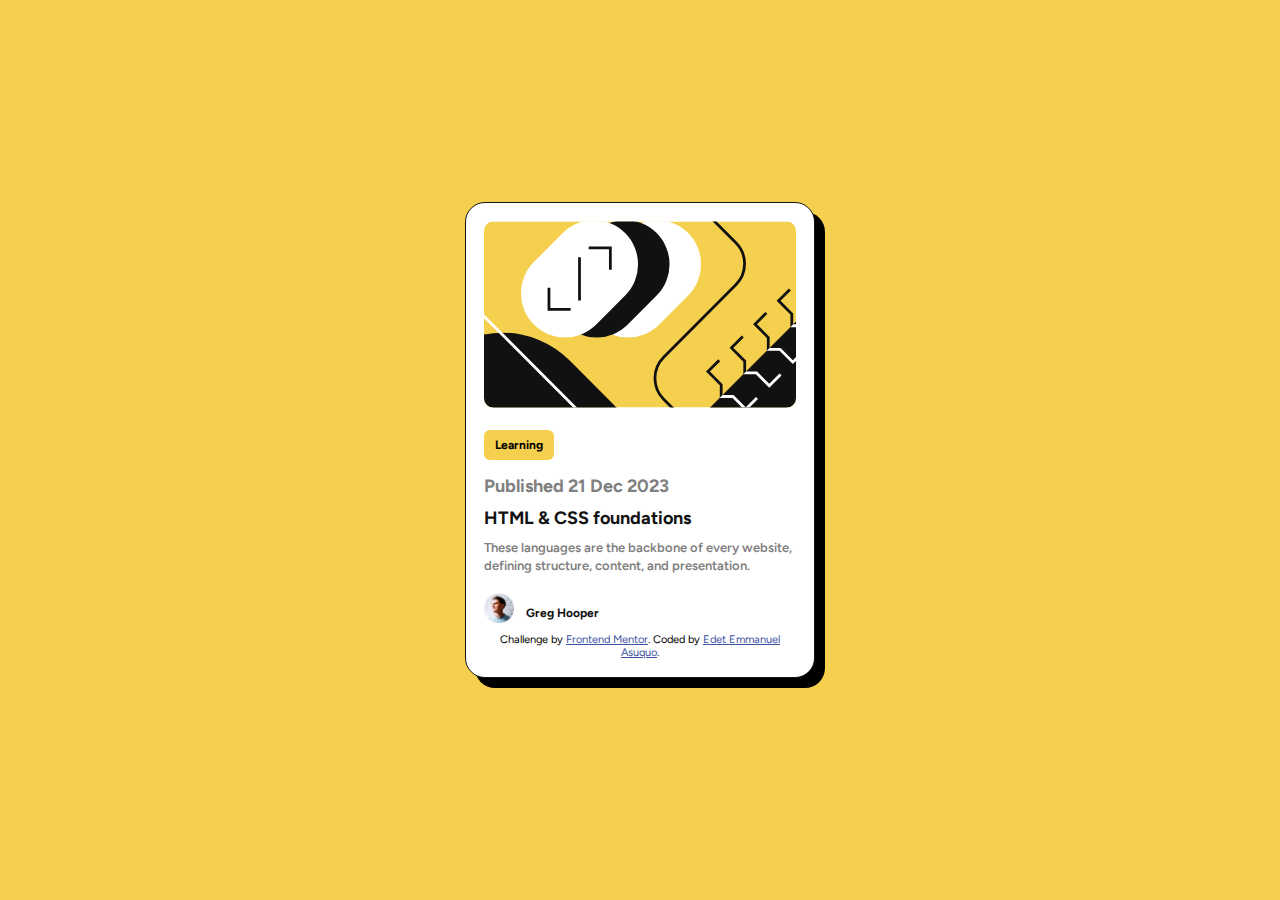
<file: blog-preview-card-main/index.html>
<!DOCTYPE html>
<html lang="en">
<head>
  <meta charset="UTF-8">
  <meta name="viewport" content="width=device-width, initial-scale=1.0"> <!-- displays site properly based on user's device -->

  <link rel="icon" type="image/png" sizes="32x32" href="./assets/images/favicon-32x32.png">
  <title>Frontend Mentor | Blog preview card</title>
  <link rel="stylesheet" href="styles.css">
</head>
<body>
  <main class="container">
    <div class="card">
      <img src="./assets/images/illustration-article.svg" alt="Card" class="card__image">
    </div>
    <button class="btn">Learning</button>

    <h4>Published 21 Dec 2023</h4>

    <h2>HTML & CSS foundations</h2>

    <p>These languages are the backbone of every website, defining structure, content, and presentation.</p>

  <div class="profile">
    <img src="./assets/images/image-avatar.webp" alt="">
    <p class="name">Greg Hooper</p> 
  </div>  
  
  <div class="attribution">
    Challenge by <a href="https://www.frontendmentor.io?ref=challenge" target="_blank">Frontend Mentor</a>. 
    Coded by <a href="#">Edet Emmanuel Asuquo</a>.
  </div>
  </main>
</body>
</html>
</file>
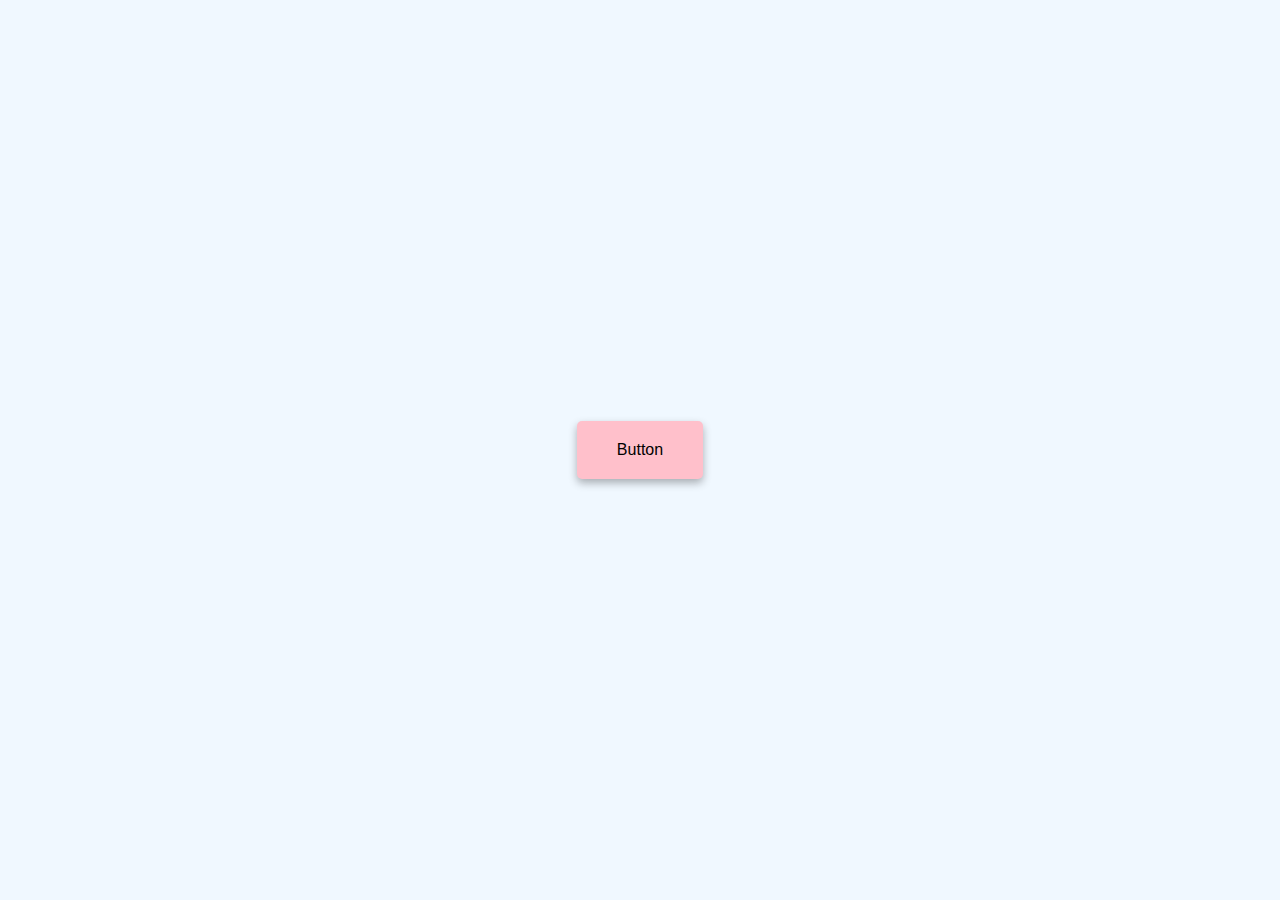
<file: button-ripple-effect/index.html>
<!DOCTYPE html>
<html lang="en">
<head>
    <meta charset="UTF-8">
    <meta name="viewport" content="width=device-width, initial-scale=1.0">
    <title>Button Ripple Effect</title>
    <link rel="stylesheet" href="style.css">
</head>
<body>
    <a href="#" class="btn"><span>Button</span></a>
    <script src="index.js"></script>
</body>
</html>
</file>
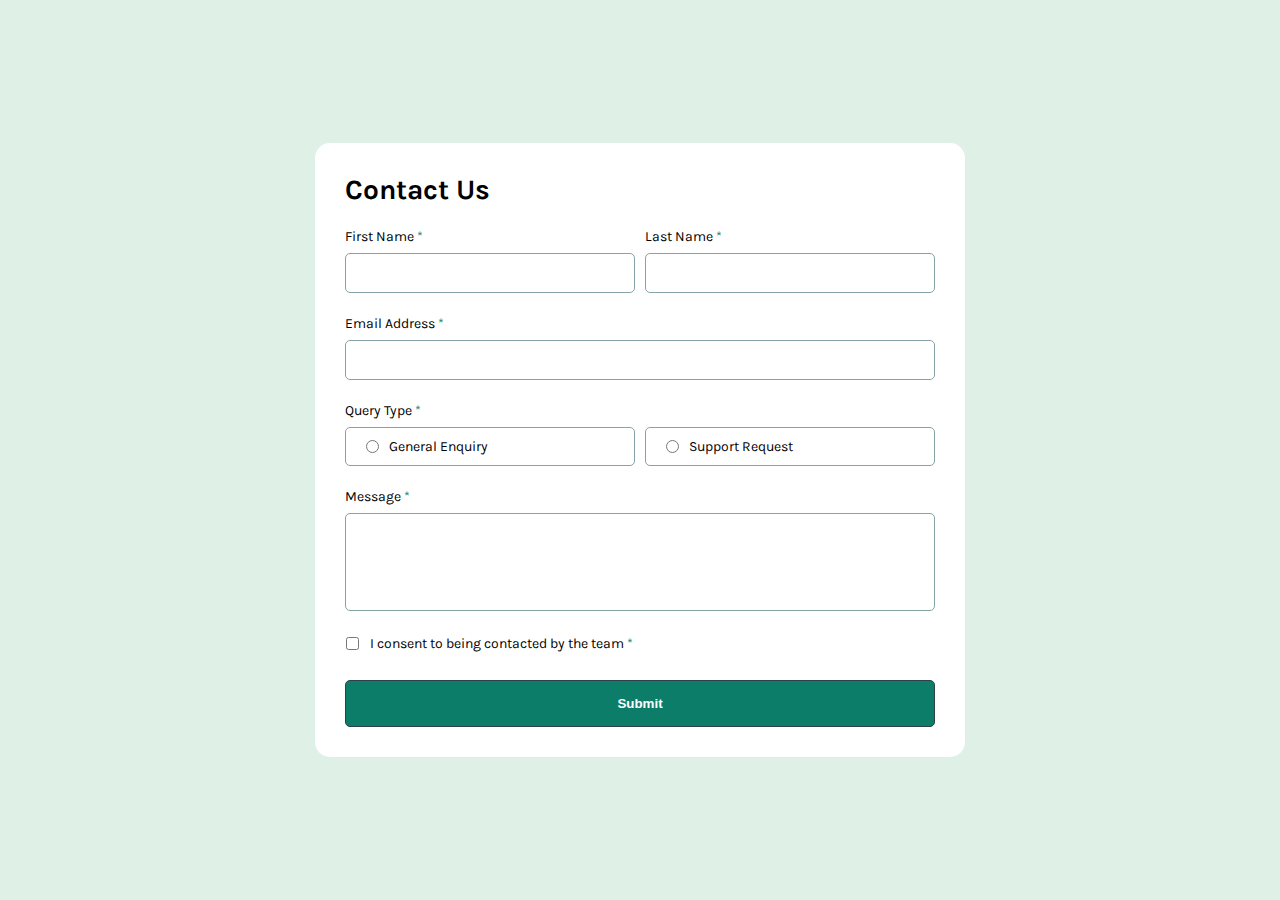
<file: contact-form-main/index.html>
<!DOCTYPE html>
<html lang="en">
  <head>
    <meta charset="UTF-8" />
    <meta name="viewport" content="width=device-width, initial-scale=1.0" />
    <link rel="icon" type="image/png" sizes="32x32" href="./assets/images/favicon-32x32.png" />
    <title>Frontend Mentor | Contact form</title>
    <link rel="stylesheet" href="style.css" />
  </head>
  <body>
    <div class="form-container">
      <h1>Contact Us</h1>
      <form class="form">
        <div class="name-inputs">
          <div class="form-group">
            <label for="">First Name <span class="star">*</span></label>
            <input type="text" id="first-name" aria-required="true" />
            <span class="error hidden">This field is required</span>
          </div>
          <div class="form-group">
            <label for="">Last Name <span class="star">*</span></label>
            <input type="text" id="last-name" aria-required="true" />
            <span class="error hidden">This field is required</span>
          </div>
        </div>
        <div class="form-group">
          <label for="">Email Address <span class="star">*</span></label>
          <input type="email" id="email" aria-required="true" />
          <span class="error valid hidden">Please enter a valid email address</span>
          <span class="error empty hidden">This field is required</span>
        </div>
        <div class="form-group radio">
          <label for="query">Query Type <span class="star">*</span></label>
          <div id="query">
            <div class="query-type">
              <input type="radio" id="option1" name="query-type" aria-required="true" />
              <label for="option1">General Enquiry</label>
            </div>
            <div class="query-type">
              <input type="radio" id="option2" name="query-type" aria-required="true" />
              <label for="option2">Support Request</label>
            </div>
          </div>
          <span class="error hidden">Please select a query type</span>
        </div>
        <div class="form-group">
          <label for="message">Message <span class="star">*</span></label>
          <textarea id="message" rows="4" aria-required="true"></textarea>
          <span class="error hidden">This field is required</span>
        </div>
        <div class="form-group checkbox">
          <div>
            <input type="checkbox" id="consent" aria-required="true" />
            <label for="consent"
              >I consent to being contacted by the team <span class="star">*</span></label
            >
          </div>
          <span class="error hidden">To submit this form, please consent to being contacted</span>
        </div>
        <button type="submit">Submit</button>
      </form>
    </div>

    <script src="index.js"></script>
  </body>
</html>


<!-- <div class="toast hidden">
  <div>
    <img src="./assets/images/icon-success-check.svg" alt="toast check" />
    <span>Message Sent!</span>
  </div>
  <p>Thanks for completing the form. We'll be in touch soon!</p>
</div> -->
</file>
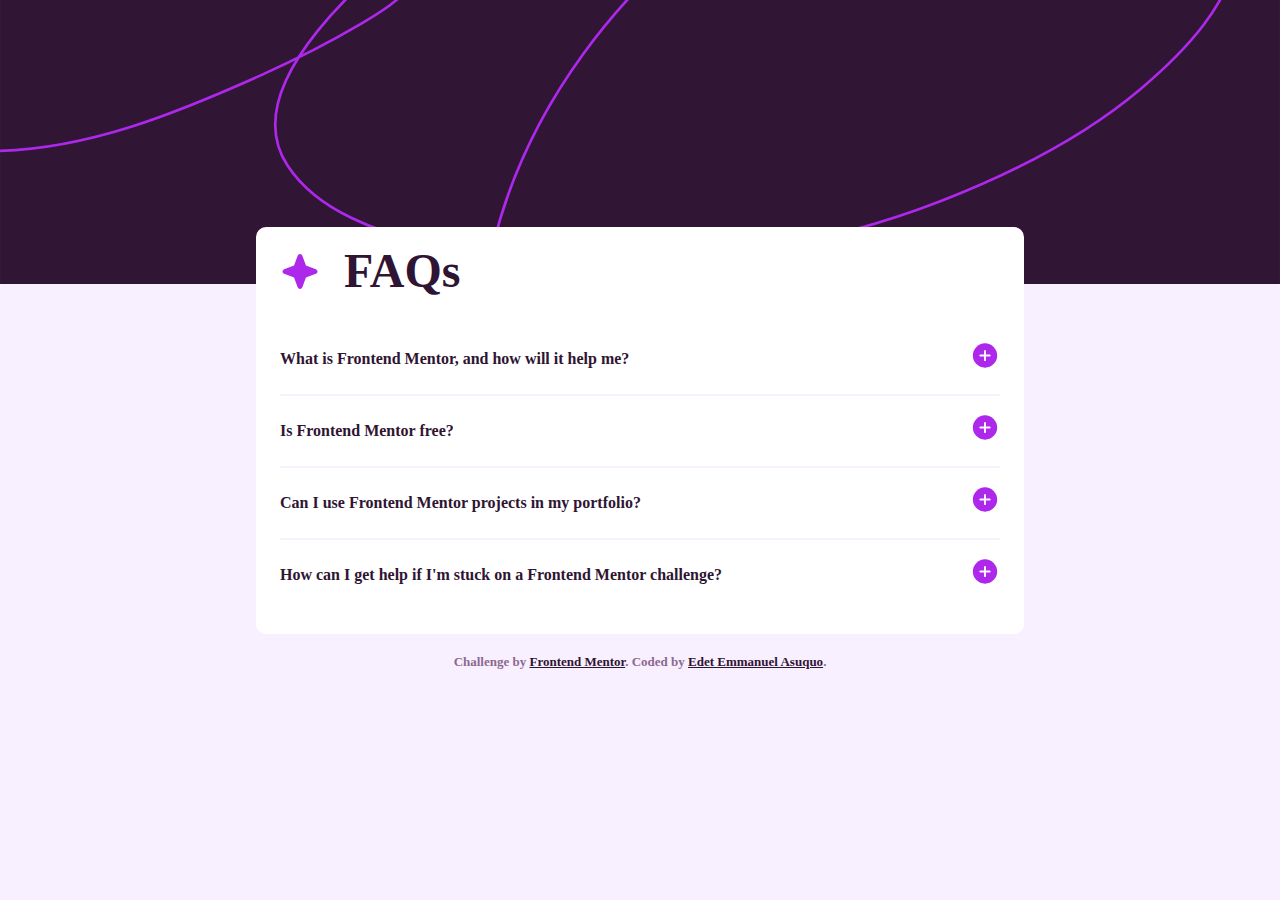
<file: faq-accordion-main/index.html>
<!DOCTYPE html>
<html lang="en">
<head>
  <meta charset="UTF-8">
  <meta name="viewport" content="width=device-width, initial-scale=1.0">
  <link rel="icon" type="image/png" sizes="32x32" href="./assets/images/favicon-32x32.png">
  <link rel="stylesheet" href="style.css">
  <title>Frontend Mentor | FAQ Accordion</title>
</head>
<body>
  <main>
    <div id="card">
      <div id="card-header">
        <img src="./assets/images/icon-star.svg" alt="">
        <h1>FAQs</h1>
      </div>
      <div id="card-content">
        <div class="card-item">
          <div class="card-item-btn button">
            What is Frontend Mentor, and how will it help me?
            <div class="icons">
              <img class="plus-icon btn-icon" src="./assets/images/icon-plus.svg" alt="">
              <img class="minus-icon btn-icon" src="./assets/images/icon-minus.svg" alt="">
            </div>
          </div>
          <div class="card-item-description">
            <p>
              Frontend Mentor offers realistic coding challenges to help developers improve their 
              frontend coding skills with projects in HTML, CSS, and JavaScript. It's suitable for 
              all levels and ideal for portfolio building.
            </p>
          </div>
        </div>
        <div class="card-item">
          <div class="card-item-btn button">
            Is Frontend Mentor free?
            <div class="icons">
              <img class="plus-icon btn-icon" src="./assets/images/icon-plus.svg" alt="">
              <img class="minus-icon btn-icon" src="./assets/images/icon-minus.svg" alt="">
            </div>
          </div>
          <div class="card-item-description">
            <p>
              Yes, Frontend Mentor offers both free and premium coding challenges, with the free 
              option providing access to a range of projects suitable for all skill levels.
            </p>
          </div>
        </div>
        <div class="card-item">
          <div class="card-item-btn button">
            Can I use Frontend Mentor projects in my portfolio?
            <div class="icons">
              <img class="plus-icon btn-icon" src="./assets/images/icon-plus.svg" alt="">
              <img class="minus-icon btn-icon" src="./assets/images/icon-minus.svg" alt="">
            </div>
          </div>
          <div class="card-item-description">
            <p>
              Yes, you can use projects completed on Frontend Mentor in your portfolio. It's an excellent
              way to showcase your skills to potential employers!
            </p>
          </div>
        </div>
        <div class="card-item">
          <div class="card-item-btn button">
            How can I get help if I'm stuck on a Frontend Mentor challenge?
            <div class="icons">
              <img class="plus-icon btn-icon" src="./assets/images/icon-plus.svg" alt="">
              <img class="minus-icon btn-icon" src="./assets/images/icon-minus.svg" alt="">
            </div>
          </div>
          <div class="card-item-description">
            <p>
              The best place to get help is inside Frontend Mentor's Discord community. There's a help 
              channel where you can ask questions and seek support from other community members.
            </p>
          </div>
        </div>
      </div>
    </div>
  </main>
  <footer>
    Challenge by <a href="https://www.frontendmentor.io?ref=challenge" target="_blank">Frontend Mentor</a>. 
    Coded by <a href="https://github.com/eddy1759">Edet Emmanuel Asuquo</a>.
  </footer> 
  <script src="./script.js"></script>
</body>
</html>
</file>
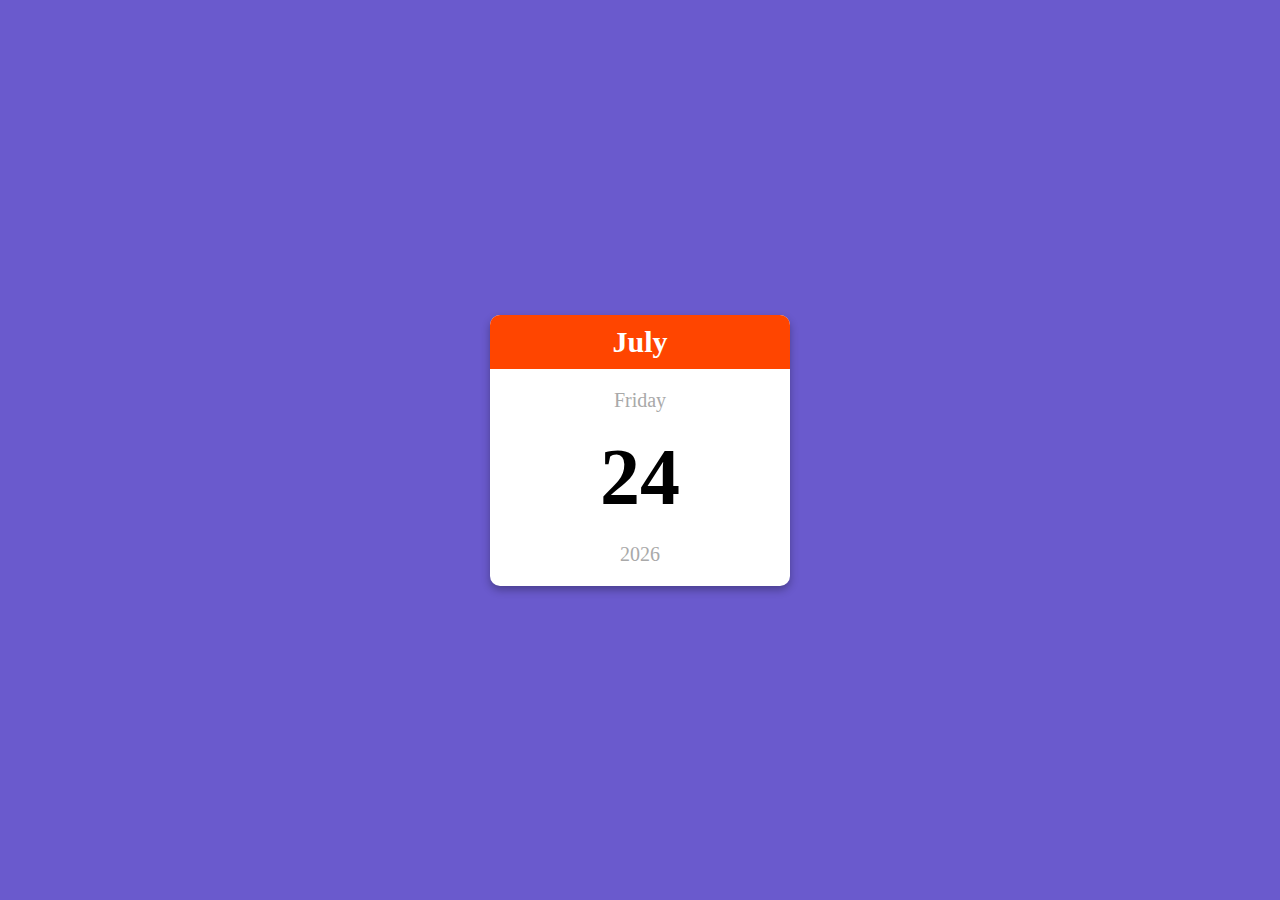
<file: mini-calender/index.html>
<!DOCTYPE html>
<html lang="en">
<head>
    <meta charset="UTF-8">
    <meta name="viewport" content="width=device-width, initial-scale=1.0">
    <title>Mini Calender</title>
    <link rel="stylesheet" href="style.css">
</head>
<body>
    <div class="calender-container">
        <p class="month" id="month">April</p>
        <p class="day" id="day">Friday</p>
        <p class="day-number" id="day-number">20</p>
        <p class="year" id="year">2024</p>
    </div>
    <script src="index.js"></script>
</body>
</html>
</file>
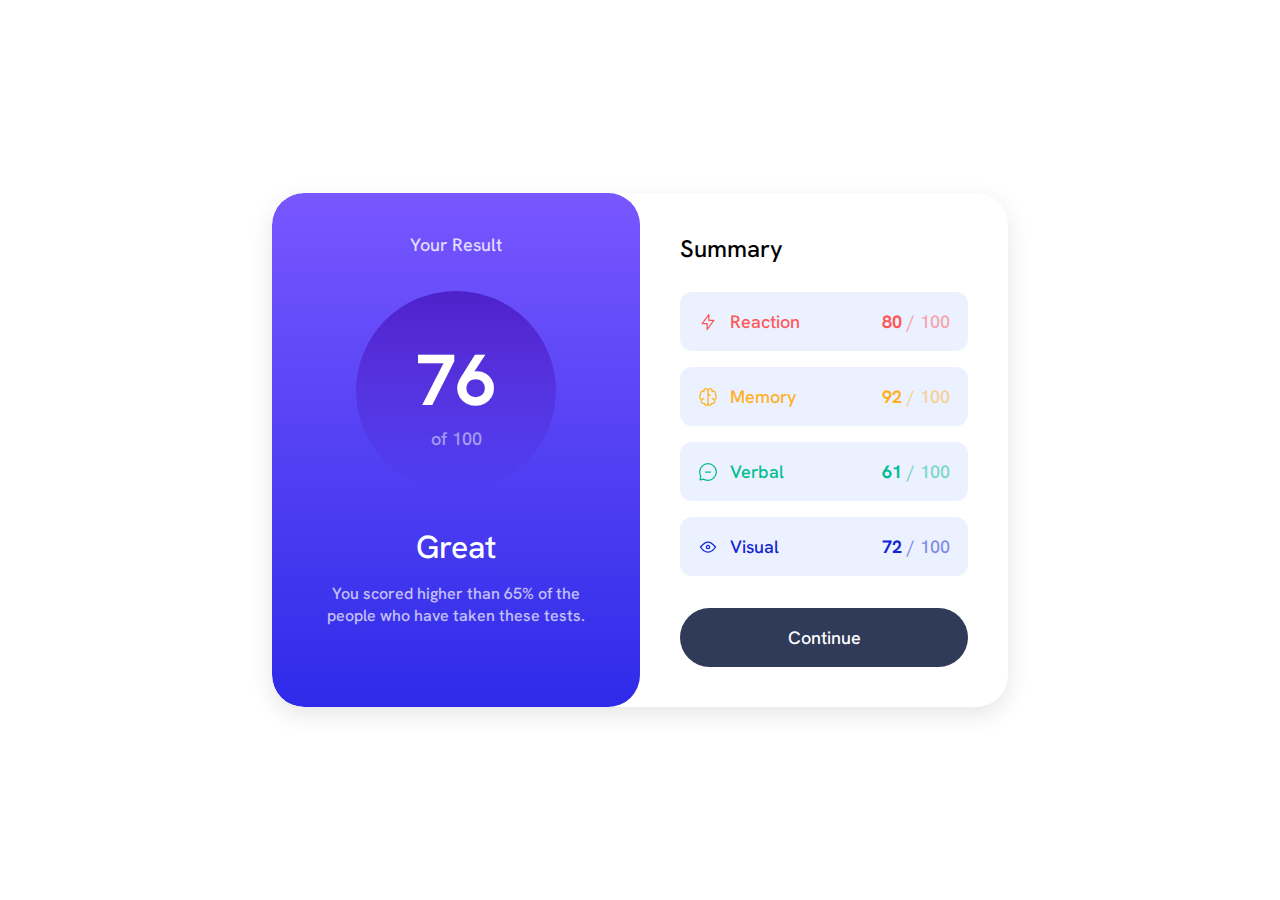
<file: results-summary-component-main/index.html>
<!DOCTYPE html>
<html lang="en">
<head>
  <meta charset="UTF-8">
  <meta name="viewport" content="width=device-width, initial-scale=1.0">
  <link rel="icon" type="image/png" sizes="32x32" href="./assets/images/favicon-32x32.png">
  <title>Results summary component</title>
  <link rel="stylesheet" href="style.css">
</head>
<body>
  <div class="container">
    <div class="result">
      <h2>Your Result</h2>
      <div class="circle">
        <span class="score">76</span>
        <span class="total">of 100</span>
      </div>
      <h3>Great</h3>
      <p>You scored higher than 65% of the people who have taken these tests.</p>
    </div>
    <div class="summary">
      <h2>Summary</h2>
      <div id="summary-items"></div>
      <button class="continue">Continue</button>
    </div>
  </div>
  <script src="script.js"></script>
</body>
</html>
</file>
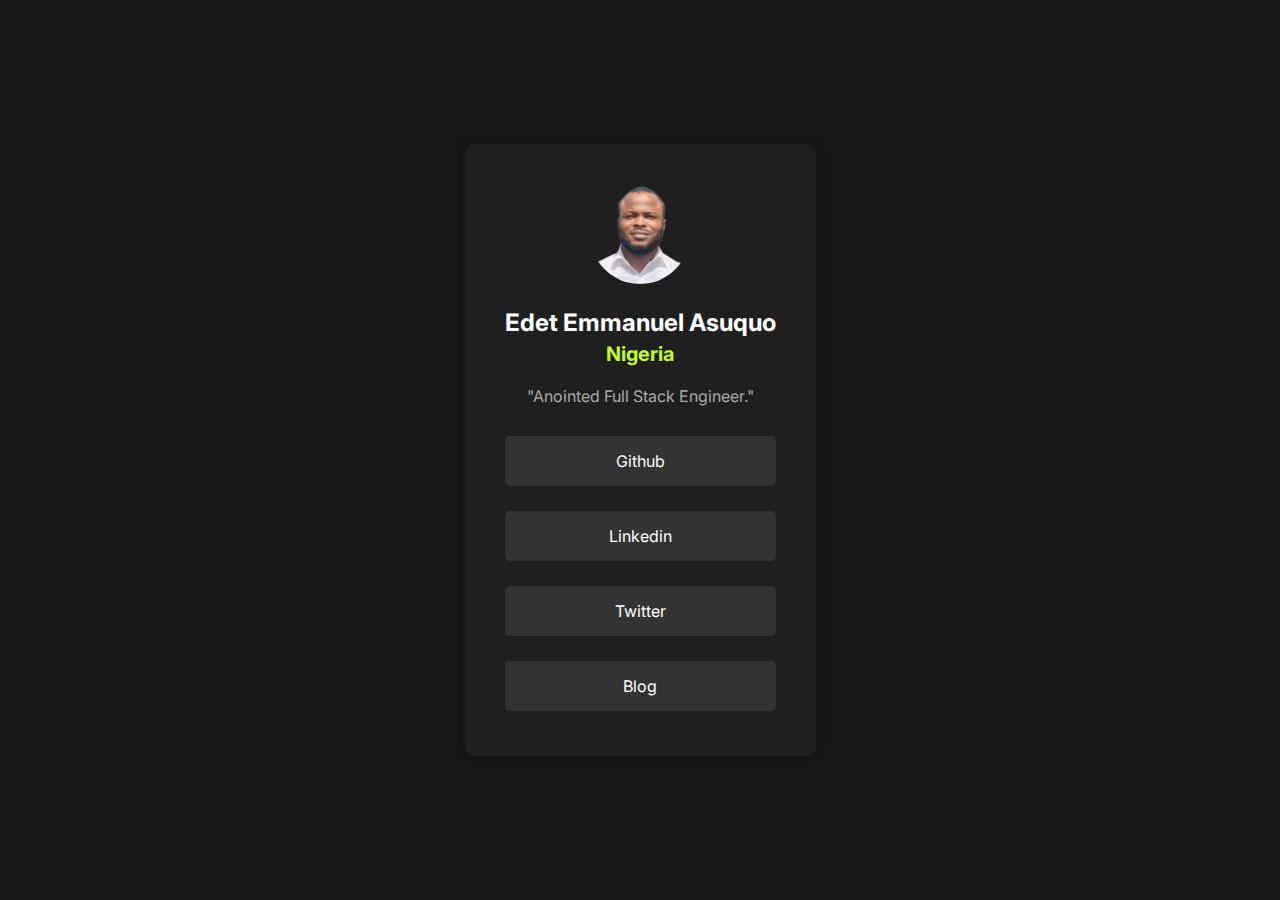
<file: social-links-profile-main/index.html>
<!DOCTYPE html>
<html lang="en">
<head>
  <meta charset="UTF-8">
  <meta name="viewport" content="width=device-width, initial-scale=1.0">
  <link rel="icon" type="image/png" sizes="32x32" href="./assets/images/favicon-32x32.png">
  <title>Frontend Mentor | Social links profile</title>
  <link rel="stylesheet" href="style.css"> 
</head>
<body>
  <div class="profile-card">
      <img src="./assets/images/profile.png" alt="Edet Asuquo" class="profile-image">
      <h1>Edet Emmanuel Asuquo</h1>
      <h2>Nigeria</h2>
      <p>"Anointed Full Stack Engineer."</p>

      <div class="social-links">
        <a href="https://github.com/eddy1759" class="button" target="_blank">Github</a>

        <a href="https://www.linkedin.com/in/edetasuquo/" class="button" target="_blank">Linkedin</a>

        <a href="https://twitter.com/eddyozone" class="button" target="_blank">Twitter</a>

        <a href="https://eddy.hashnode.dev" class="button" target="_blank">Blog</a>
      </div>
  </div>
</body>
</html>
</file>
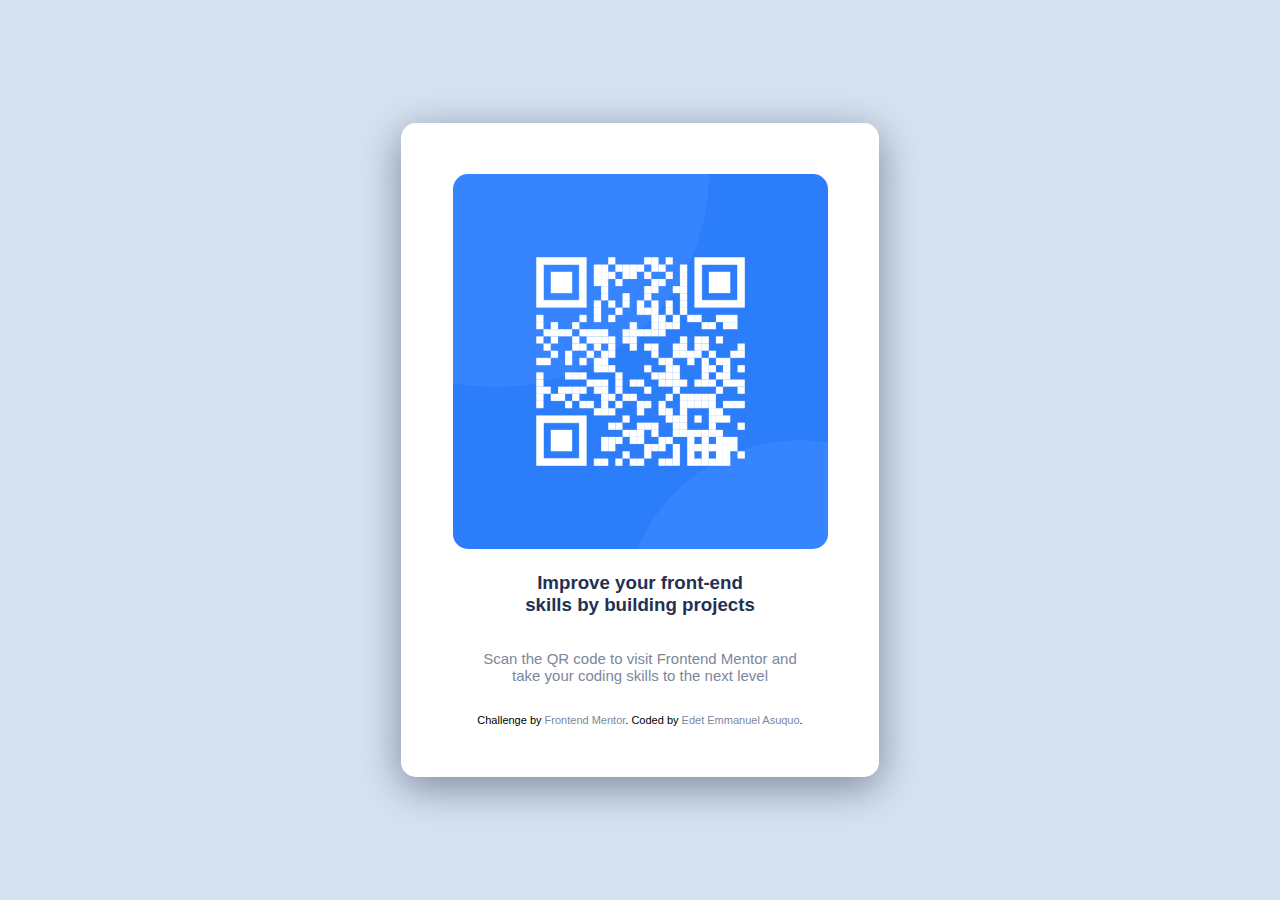
<file: qr-code/qr-code-component-main/index.html>
<!DOCTYPE html>
<html lang="en">
<head>
  <meta charset="UTF-8">
  <meta name="viewport" content="width=device-width, initial-scale=1.0"> 
  <link rel="icon" type="image/png" sizes="32x32" href="./images/favicon-32x32.png">
  <link rel="stylesheet" href="style.css">
  <title>Frontend Mentor | QR code component</title>
</head>
<body>
  <div class="container">
    <div class="qr-code">
      <img src="./images/image-qr-code.png" alt="QR code">
    </div>
    <div>
      <h3>Improve your front-end <br> skills by building projects</h3>
      <p>Scan the QR code to visit Frontend Mentor and take your coding skills to the next level</p>
    </div>
    
    <div class="attribution">
      Challenge by <a href="https://www.frontendmentor.io?ref=challenge" target="_blank">Frontend Mentor</a>. 
      Coded by <a href="#">Edet Emmanuel Asuquo</a>.
    </div>
  </div>
</body>
</html>
</file>
<file: blog-preview-card-main/styles.css>
@import url('https://fonts.googleapis.com/css2?family=Figtree:ital,wght@0,300..900;1,300..900&display=swap');

:root {
    --Yellow: hsl(47, 88%, 63%);
    --White: hsl(0, 0%, 100%);
    --Grey: hsl(0, 0%, 50%);
    --Black: hsl(0, 0%, 7%);
    --Blue: hsl(228, 45%, 44%);
    --Body-Font-Size: 16px;
    --Attrition-Font-Size: 11px;
    --Font-Family: 'Figtree', sans-serif;
}

* {
    margin: 0;
    padding: 0;
    box-sizing: border-box;
    font-family: var(--Font-Family);
}

body {
    height: 100vh;
    width: 100vw;
    display: flex;
    flex-direction: column;
    justify-content: center;
    align-items: center;
    background-color: var(--Yellow);
    font-size: var(--Body-Font-Size);
}

.container {
    max-width: 350px;
    background-color: var(--White);
    padding: 18px;
    border: 1px solid var(--Black);
    border-radius: 20px;
    box-shadow: 10px 10px 0;
    margin-bottom: 20px;
}

.card__image {
    border-radius: 10px;
    width: 100%;
    margin-bottom: 18px;
}

.btn {
    background-color: var(--Yellow);
    border: none;
    width: 70px;
    height: 30px;
    border-radius: 6px;
    font-size: 12px;
    font-weight: 700;
    margin-bottom: 15px;
    cursor: pointer;
    transition: background-color 0.4s color 0.4s;
}

.btn:hover {
    background-color: var(--Black);
    color: var(--Yellow);
}

h4 {
    color: var(--Grey);
    font-size: 18px;
    font-weight: 700;
    margin-bottom: 10px;
}

h2 {
    color: var(--Black);
    font-size: 18px;
    cursor: pointer;
    transition: color 0.6s;  
}

h2:hover {
    color: var(--Yellow);
}

p {
    color: var(--Grey);
    font-size: 13px;
    font-weight: 600;
    margin-top: 10px;
    line-height: 18px;

}

.profile {
    display: flex;
    align-items: center;
    margin-top: 18px;
    margin-bottom: 10px;
}

.profile img {
    width: 30px;
    height: 30px;
    margin-right: 12px;
}

.name {
    color: var(--Black);
    font-size: 12px;
    font-weight: 700;
}

.attribution { font-size: 11px; text-align: center; }
.attribution a { color: hsl(228, 45%, 44%); }
</file>
<file: button-ripple-effect/style.css>
body {
    margin: 0;
    display: flex;
    justify-content: center;
    height: 100vh;
    align-items: center;
    background-color: aliceblue;
    font-family: sans-serif;
}

.btn {
    background-color: pink;
    padding: 20px 40px;
    border-radius: 5px;
    box-shadow: 0 4px 8px rgba(0,0,0, .3);
    text-decoration: none;
    color: black;
    position: relative;
    overflow: hidden;
}

.btn span {
    position: relative;
    z-index: 1;
}

.btn::before {
    content: "";
    position: absolute;
    width: 0;
    height: 0;
    background-color: orangered;
    height: 20px;
    left: var(--xPos);
    top: var(--yPos);
    transform: translate(-50%, -50%);
    border-radius: 50%;
    transition: width 0.5s, height 0.5s;
}

.btn:hover::before {
    width: 300px;
    height: 300px;
}
</file>
<file: contact-form-main/style.css>
:root {
  --Primary-light-green: hsl(148, 38%, 91%);
  --Primary-medium-green: hsl(169, 82%, 27%);
  --Primary-red: hsl(0, 66%, 56%);
  --Neutral-white: hsl(0, 0%, 100%);
  --Medium-grey: hsl(186, 15%, 59%);
  --Dark-grey: hsl(187, 24%, 22%);
  --Font-size-labels: 16px;
}

@font-face {
  font-family: "Karla";
  src: url("./assets/fonts/Karla-VariableFont_wght.ttf");
}

* {
  margin: 0;
  padding: 0;
  box-sizing: border-box;
}

body {
  background-color: var(--Primary-light-green);
  display: flex;
  justify-content: center;
  align-items: center;
  min-height: 100vh;
  font-family: "Karla", sans-serif;
  font-size: var(--Font-size-labels);
}

.form-container {
  width: 650px;
  padding: 30px;
  background-color: var(--Neutral-white);
  border-radius: 15px;
}

.form {
  display: flex;
  flex-direction: column;
  gap: 12px;
}

.form-group {
  width: 100%;
}

.name-inputs {
  display: flex;
  gap: 10px;
}

.name-inputs input {
  width: 100%;
}

label {
  font-size: 14px;
}

input:not([type="checkbox"]):not([type="radio"]) {
  border: 1px solid var(--Medium-grey);
  font-size: var(--Font-size-labels);
  padding: 10px;
  border-radius: 5px;
  margin: 8px 0;
  width: 100%;
  cursor: pointer;
}

input:not([type="checkbox"]):not([type="radio"]):hover, textarea:hover {
  border: 1px solid var(--Primary-medium-green);
}

input:not([type="checkbox"]):not([type="radio"]):focus, textarea:focus {
  outline: 1px solid var(--Primary-medium-green);
}

textarea {
  width: 100%;
  font-size: var(--Font-size-labels);
  padding: 10px;
  border-radius: 5px;
  resize: none;
  margin: 8px 0;
  border: 1px solid var(--Medium-grey);
  cursor: pointer;
}

#query {
  display: flex;
  gap: 10px;
  margin: 8px 0;
}

.query-type {
  border: 1px solid var(--Medium-grey);
  width: 100%;
  padding: 10px 20px;
  border-radius: 5px;
  display: flex;
  gap: 10px;
}

.query-type label, .query-type input, .query-type {
  cursor: pointer;
}

input[type=radio] {
  accent-color: var(--Primary-medium-green);
}

h1 {
  font-size: 28px;
  margin-bottom: 20px;
}

button {
  font-weight: bold;
  color: hsl(0, 0%, 100%);
  background-color: var(--Primary-medium-green);
  padding: 15px 0;
  border-radius: 5px;
  border: 1px solid var(--Dark-grey);
  margin-top: 8px;
  cursor: pointer;
}

button:hover {
  background-color: hsl(169, 82%, 15%);
}

.checkbox > div {
  display: flex;
  margin-bottom: 8px;
  gap: 10px;
  align-items: center;
}

input[type=checkbox] {
  accent-color: var(--Primary-medium-green);
  width: 15px;
}

span.error {
  font-size: 14px;
  display: block;
  color: var(--Primary-red);
}

span.hidden {
  display: none;
}

.radio-selected {
  background-color: hsl(148, 38%, 91%);
  border: 1px solid var(--Primary-medium-green);
}

.star {
  color: var(--Primary-medium-green);
}

.toast {
  position: fixed;
  top: 30px;
  width: 400px;
  background-color: hsl(187, 24%, 22%);
  padding: 20px;
  border-radius: 10px;
  color: var(--Neutral-white);
  font-size: 14px;
  transition: all 1s linear;
}

.toast > div {
  display: flex;
  align-items:  center;
  gap: 10px;
  margin-bottom: 20px;
}

.toast img {
  width: 14px;
}

.toast span {
  font-weight: bold;
}

.toast.hidden {
  transform: translateY(-400px);
}

@media screen and (max-width: 400px) {
  .form-container {
    width: 300px;
  }

  .name-inputs {
    flex-wrap: wrap;
  }

  #query {
    flex-wrap: wrap;
  }

  .toast {
    width: 300px;
  }
}
</file>
<file: faq-accordion-main/style.css>
:root {
    --white: hsl(0, 0%, 100%);
    --light-pink: hsl(275, 100%, 97%);
    --grayish-purple: hsl(292, 16%, 49%);
    --dark-purple: hsl(292, 42%, 14%);
    --font-size-paragrahs: 16px;
    --font-family: 'WorkSans';

}

@font-face {
    font-family: var(--font-family);
    src: url(./assets/fonts/WorkSans-VariableFont_wght.ttf);
}

* {
    margin: 0;
    padding: 0;
    box-sizing: border-box;
    font-family: var(--font-family);
}

body {
    background-attachment: fixed;
    background-position: top;
    background-repeat: no-repeat;
    background-size: 100%;
    background-color: var(--light-pink);
    display: grid;
    place-content: center;
    min-height: 100vh;
    font-size: 1rem;
    line-height: 1.5rem;
}

img, svg {
    max-width: 100%;
}

.button:hover {
    color: purple;
}

#card{
    margin: auto;
    background-color: white;
    padding: 1.5rem;
    max-width: 60%;
    border-radius: 10px;
    margin-bottom: 1rem;
}

#card-header{
    margin-bottom: 2rem;
    display: flex;
    flex-direction: row;
    align-items: center;
}

#card-header > img{
    width: 40px;
    margin-right: 1.5rem;
}

h1{
    color: hsl(292, 42%, 14%);
    font-size: 3rem;
}

.card-item{
    padding: 1rem 0;
}

.card-item:not(:last-child){
    border-bottom: solid 2px hsl(275, 100%, 97%);
}

.card-item-btn{
    display: flex;
    flex-direction: row;
    align-items: center;
    justify-content: space-between;
    font-size: 1rem;
    font-weight: 700;
    color: hsl(292, 42%, 14%);
    width: 100%;
    border: none;
    background-color: transparent;
    cursor: pointer;
    text-align: left;
}

.icons > img{
    min-width: 30px;
}

.minus-icon{
    display: none;
}

.card-item-description{
    font-size: 1rem;
    color: hsl(292, 16%, 49%);
    max-height: 0;
    overflow: hidden;
    transition: max-height 200ms ease;
}

@media(max-width: 700px){
    body{
        background-image: url(./assets/images/background-pattern-mobile.svg);
        min-width: 375px;
    }
}

@media(min-width: 700px){
    body{
        background-image: url(./assets/images/background-pattern-desktop.svg);
    }
}

footer{
    color: hsl(292, 16%, 49%);
    font-size: 13px;
    text-align: center;
    font-weight: 600;
}

footer a{
    color: hsl(292, 42%, 14%);
}
</file>
<file: mini-calender/style.css>
body {
    margin: 0;
    display: flex;
    justify-content: center;
    height: 100vh;
    align-items: center;
    font-family: cursive;
    background-color: slateblue;
}

.calender-container {
    background-color: white;
    width: 300px;
    text-align: center;
    border-radius: 10px;
    box-shadow: 0 4px 8px rgba(0,0,0,.3);
    overflow: hidden;
}

.month {
    margin: 0;
    background-color: orangered;
    color: white;
    padding: 10px;
    font-size: 30px;
    font-weight: bold;
}

.day {
    font-size: 20px;
    color: darkgray;
}

.day-number {
    font-size: 80px;
    margin: 0;
    font-weight: bold;
}

.year {
    margin: 20px 0;
    color: darkgray;
    font-size: 20px;
    font-weight: 500;
}
</file>
<file: results-summary-component-main/style.css>
/* @import url('https://fonts.googleapis.com/css2?family=Hanken+Grotesk:wght@500;700;800&display=swap');
:root {
    --light-red: hsl(0, 100%, 67%);
    --orangey-yellow: hsl(39, 100%, 56%);
    --green-teal: hsl(166, 100%, 37%);
    --cobalt-blue: hsl(234, 85%, 45%);
    --light-slate-blue-bg: hsl(252, 100%, 67%);
    --light-royal-blue-bg: hsl(241, 81%, 54%);
    --violet-blue-circle: hsla(256, 72%, 46%, 1);
    --persian-blue-circle: hsla(241, 72%, 46%, 0);
    --neutral-white: hsl(0, 0%, 100%);
    --pale-blue: hsl(221, 100%, 96%);
    --light-lavender: hsl(241, 100%, 89%);
    --dark-grey-blue: hsl(224, 30%, 27%);
    --font-size-body: 18px;
    --font-family: 'Hanken Grotesk', sans-serif;

}

* {
    box-sizing: border-box;
    margin: 0;
    padding: 0;
    font-family: var(--font-family);
    font-weight: 500;
}

body {
    display: flex;
    justify-content: center;
    align-items: center;
    min-height: 100vh;
    background-color: var(--neutral-white);
}

.container {
    display: flex;
    background-color: var(--neutral-white);
    border-radius: 32px;
    box-shadow: 0 8px 24px rgba(0, 0, 0, 0.1);
    overflow: hidden;
    max-width: 736px;
    width: 100%;
}

.result {
    background: linear-gradient(to bottom, var(--light-slate-blue-bg), var(--light-royal-blue-bg));
    color: var(--neutral-white);
    text-align: center;
    padding: 40px;
    border-radius: 32px;
    flex: 1;
    
}

.result h2 {
    font-size: 18px;
    margin-bottom: 35px;
    opacity: 0.8;
}

.circle {
    background: linear-gradient(to bottom, var(--violet-blue-circle), var(--persian-blue-circle));
    width: 200px;
    height: 200px;
    border-radius: 50%;
    display: flex;
    flex-direction: column;
    justify-content: center;
    margin: 0 auto 35px;
}

.circle score {
    font-size: 72px;
    font-weight: bold;
}

.circle total {
    opacity: 0.5;
}

.result h3 {
    font-size: 32px;
    margin-bottom: 15px;
}

.result p {
      opacity: 0.7;
      line-height: 1.4;
}

.summary {
      padding: 40px;
      flex: 1;
}

.summary h2 {
      font-size: 24px;
      margin-bottom: 28px;
}

.summary-item {
      display: flex;
      align-items: center;
      padding: 18px;
      border-radius: 12px;
      margin-bottom: 16px;
      background-color: var(--pale-blue);
}

.summary-item .category {
      flex-grow: 1;
      margin-left: 12px;
}

.summary-item .score {
      font-weight: bold;
}

.summary-item .score .total {
      opacity: 0.5;
}

.continue {
      background-color: hsl(224, 30%, 27%);
      color: white;
      border: none;
      border-radius: 128px;
      padding: 18px;
      width: 100%;
      font-size: 18px;
      margin-top: 16px;
      cursor: pointer;
      transition: background-color 0.3s;
}

.continue:hover {
      background-color: var(--light-royal-blue);
}

@media (max-width: 768px) {
      .container {
          flex-direction: column;
          border-radius: 0;
    }

    .result {
          border-radius: 0 0 32px 32px;
    }
}
/* <style>
    .attribution { font-size: 11px; text-align: center; }
    .attribution a { color: hsl(228, 45%, 44%); }
  </style> 
*/ 


@import url('https://fonts.googleapis.com/css2?family=Hanken+Grotesk:wght@500;700;800&display=swap');
:root {
    --light-red: hsl(0, 100%, 67%);
    --orangey-yellow: hsl(39, 100%, 56%);
    --green-teal: hsl(166, 100%, 37%);
    --cobalt-blue: hsl(234, 85%, 45%);
    --light-slate-blue-bg: hsl(252, 100%, 67%);
    --light-royal-blue-bg: hsl(241, 81%, 54%);
    --violet-blue-circle: hsla(256, 72%, 46%, 1);
    --persian-blue-circle: hsla(241, 72%, 46%, 0);
    --neutral-white: hsl(0, 0%, 100%);
    --pale-blue: hsl(221, 100%, 96%);
    --light-lavender: hsl(241, 100%, 89%);
    --dark-grey-blue: hsl(224, 30%, 27%);
    --font-size-body: 18px;
    --font-family: 'Hanken Grotesk', sans-serif;
    --shadow: 0px 8px 24px rgba(0, 0, 0, 0.1);
}

* {
    box-sizing: border-box;
    margin: 0;
    padding: 0;
    font-family: var(--font-family);
    font-weight: 500;
}

body {
    display: flex;
    justify-content: center;
    align-items: center;
    min-height: 100vh;
    background-color: var(--neutral-white);
    padding: 20px;
}

.container {
    display: flex;
    background-color: var(--neutral-white);
    border-radius: 32px;
    box-shadow: var(--shadow);
    overflow: hidden;
    max-width: 736px;
    width: 100%;
    margin: auto;
    flex-direction: row;
}

.result {
    background: linear-gradient(to bottom, var(--light-slate-blue-bg), var(--light-royal-blue-bg));
    color: var(--neutral-white);
    text-align: center;
    padding: 40px;
    border-radius: 32px;
    flex: 1;
}

.result h2 {
    font-size: 18px;
    margin-bottom: 35px;
    opacity: 0.8;
}

.circle {
    background: linear-gradient(to bottom, var(--violet-blue-circle), var(--persian-blue-circle));
    width: 200px;
    height: 200px;
    border-radius: 50%;
    display: flex;
    flex-direction: column;
    justify-content: center;
    margin: 0 auto 35px;
}

.circle .score {
    font-size: 72px;
    font-weight: bold;
}

.circle .total {
    opacity: 0.5;
    font-size: 18px;
}

.result h3 {
    font-size: 32px;
    margin-bottom: 15px;
}

.result p {
    opacity: 0.7;
    line-height: 1.4;
}

.summary {
    padding: 40px;
    flex: 1;
}

.summary h2 {
    font-size: 24px;
    margin-bottom: 28px;
}

.summary-item {
    display: flex;
    align-items: center;
    padding: 18px;
    border-radius: 12px;
    margin-bottom: 16px;
    background-color: var(--pale-blue);
    transition: transform 0.3s ease;
    /* opacity: 0.2; */
}

.summary-item img {
    width: 20px;
    height: 20px;
}

.summary-item .category {
    flex-grow: 1;
    margin-left: 12px;
    font-size: 18px;
}

.summary-item .score {
    font-weight: bold;
    font-size: 18px;
}

.summary-item .score .total {
    opacity: 0.5;
}

.continue {
    background-color: hsl(224, 30%, 27%);
    color: white;
    border: none;
    border-radius: 128px;
    padding: 18px;
    width: 100%;
    font-size: 18px;
    margin-top: 16px;
    cursor: pointer;
    transition: background-color 0.3s;
}

.continue:hover {
    background-color: var(--light-royal-blue-bg);
}

@media (max-width: 768px) {
    .container {
        flex-direction: column;
        border-radius: 0;
    }

    .result {
        border-radius: 0 0 32px 32px;
    }
}
</file>
<file: social-links-profile-main/style.css>
@import url('https://fonts.googleapis.com/css2?family=Inter:wght@400;600;700&display=swap');

:root {
  --Primary-color: hsl(75, 94%, 57%);
  --Neutral-white: hsl(0, 0%, 100%);
  --Neutral-dark-grey: hsl(0, 0%, 12%);
  --paragraph-color: #AAAAAA;
  --Off-black: hsl(0, 0%, 8%);
  --Font-size-paragraph: 14px;
  --Font-family-inter: 'Inter', sans-serif;
}

* {
  box-sizing: border-box;
  margin: 0;
  padding: 0;
}

body {
  margin: 0;
  background-color: #181818;
  display: flex;
  justify-content: center;
  align-items: center;
  min-height: 100vh;
  font-family: var(--Font-family-inter);
}

.profile-card {
  background-color: var(--Neutral-dark-grey);
  max-width: 350px;
  border-radius: 10px;
  padding: 40px;
  text-align: center;
  box-shadow: 0 0 4px 8px rgba(0, 0, 0, 0.1);
}

.profile-image {
  border-radius: 50%;
  width: 80px;
  height: 80px;
  object-fit: cover;
  margin-bottom: 20px;
}

h1 {
  color: var(--Neutral-white);
  font-size: 18px;
  margin: 0 0 5px;
}
  
h2 {
  color: var(--Primary-color);
  font-size: 16px;
  margin: 0 0 20px;
}
  
p {
  color: var(--paragraph-color);
  font-size: var(--Font-size-paragraph);
  margin: 0 0 25px;
}

.social-links {
  display: flex;
  flex-direction: column;
  gap: 15px;
}
  
.button {
  background-color: #333333;
  color: #FFFFFF;
  border: none;
  border-radius: 5px;
  padding: 10px;
  width: 100%;
  margin: 5px 0;
  cursor: pointer;
  text-decoration: none;
  transition: background-color 0.3s;
}
  
.button:hover {
    background-color: var(--Primary-color)
}

@media screen and (min-width: 768px) {
  .profile-card {
    max-width: 400px;
  }
  .profile-image {
    width: 100px;
    height: 100px;
  }
  h1 {
    font-size: 24px;
  }
  h2 {
    font-size: 20px;
  }
  p {
    font-size: 16px;
  }
  .button {
    padding: 15px;
  }
  
}
</file>
<file: qr-code/qr-code-component-main/style.css>
/* font variables */
@import url('https://fonts.googleapis.com/css2?family=Outfit:wght@400;900&display=swap');

/* Global Variables */
:root {
    --White: hsl(0, 0%, 100%);
    --Light-gray: hsl(212, 45%, 89%);
    --Grayish-blue: hsl(220, 15%, 55%);
    --Dark-blue: hsl(218, 44%, 22%);
}



body {
    margin: 0;
    height: 100%;
    display: flex;
    justify-content: center;
    align-items: center;
    width: 100%;
    min-height: 100vh;
    font-family: 'Roboto', sans-serif;
    background-color: var(--Light-gray);
}

.container {  
    background-color: var(--White);
    border-radius: 15px;
    box-shadow: 0 10px 40px var(--Grayish-blue);
    padding: 4%;
    top: 25%;
    text-align: center;
    width: 375px;
}

img {
    border-radius: 15px;
    height: 375px;
    width: 375px;
}

h3 {
    color: var(--Dark-blue);
    font-weight: 700;
}
  
p {
    color: var(--Grayish-blue);
    font-size: 15px;
    font-weight: 400;
    padding: 15px;
}

.attribution {
    font-size: 11px;
    text-align: center;
}

.attribution a {
    color: var(--Grayish-blue);
    text-decoration: none;
}
</file>
